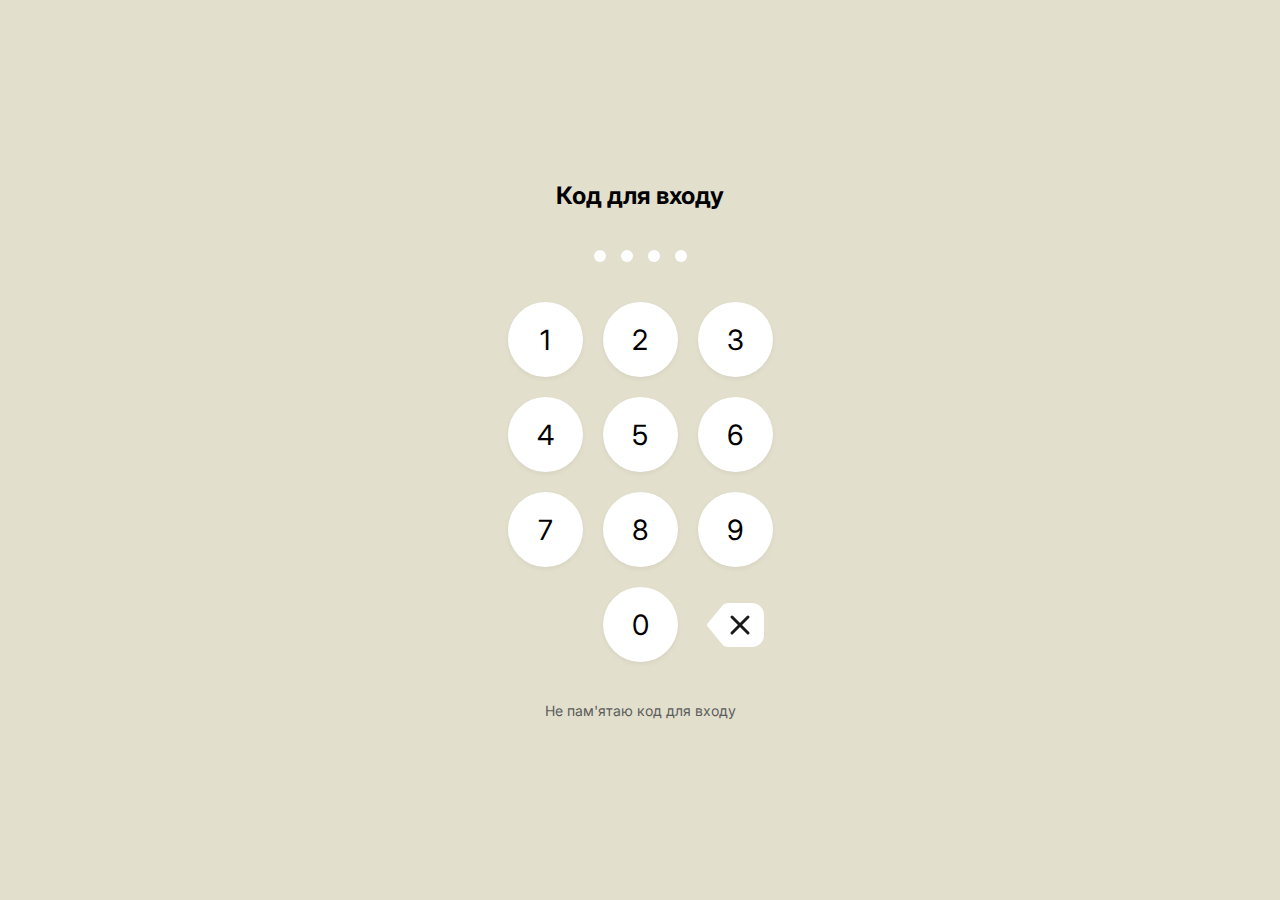
<file: index.html>
<!DOCTYPE html>
<html lang="en">
<head>
    <meta charset="UTF-8">
    <meta name="viewport" content="width=device-width, initial-scale=1.0">
    <title>Duplicate</title>
    <link rel="stylesheet" href="reset.css">
    <link href="https://fonts.googleapis.com/css2?family=Inter:wght@400;600;700&display=swap" rel="stylesheet">
    <link rel="stylesheet" href="style.css">

</head>
<body>
   <div id="login-screen">
        <div class="pass-title">Код для входу</div>
        <div class="dots-container">
            <div class="dot" id="dot-1"></div>
            <div class="dot" id="dot-2"></div>
            <div class="dot" id="dot-3"></div>
            <div class="dot" id="dot-4"></div>
        </div>
        <div class="numpad">
            <div class="num-btn" onclick="press(1)">1</div>
            <div class="num-btn" onclick="press(2)">2</div>
            <div class="num-btn" onclick="press(3)">3</div>
            <div class="num-btn" onclick="press(4)">4</div>
            <div class="num-btn" onclick="press(5)">5</div>
            <div class="num-btn" onclick="press(6)">6</div>
            <div class="num-btn" onclick="press(7)">7</div>
            <div class="num-btn" onclick="press(8)">8</div>
            <div class="num-btn" onclick="press(9)">9</div>
            <div class="num-btn" style="opacity:0; pointer-events:none;"></div>
            <div class="num-btn" onclick="press(0)">0</div>
            <div class="num-btn delete-action" style="background: transparent; box-shadow: none;">
                <svg width="58" height="44" viewBox="0 0 58 44" fill="none" xmlns="http://www.w3.org/2000/svg">
                    <path d="M22 0H46C52.6 0 58 5.4 58 12V32C58 38.6 52.6 44 46 44H22C19.5 44 17.5 43 16 41L2 24C0.5 22 0.5 22 2 20L16 3C17.5 1 19.5 0 22 0Z" fill="white"/>
        
                    <path d="M26 14L42 30" stroke="#1A1A1A" stroke-width="3" stroke-linecap="round" stroke-linejoin="round"/>
                    <path d="M42 14L26 30" stroke="#1A1A1A" stroke-width="3" stroke-linecap="round" stroke-linejoin="round"/>
                </svg>
            </div>
        </div>
        <div class="bottom-text">Не пам'ятаю код для входу</div>
    </div>

   
    

  
    <script src="script.js"></script>
</body>
</html>
</file>
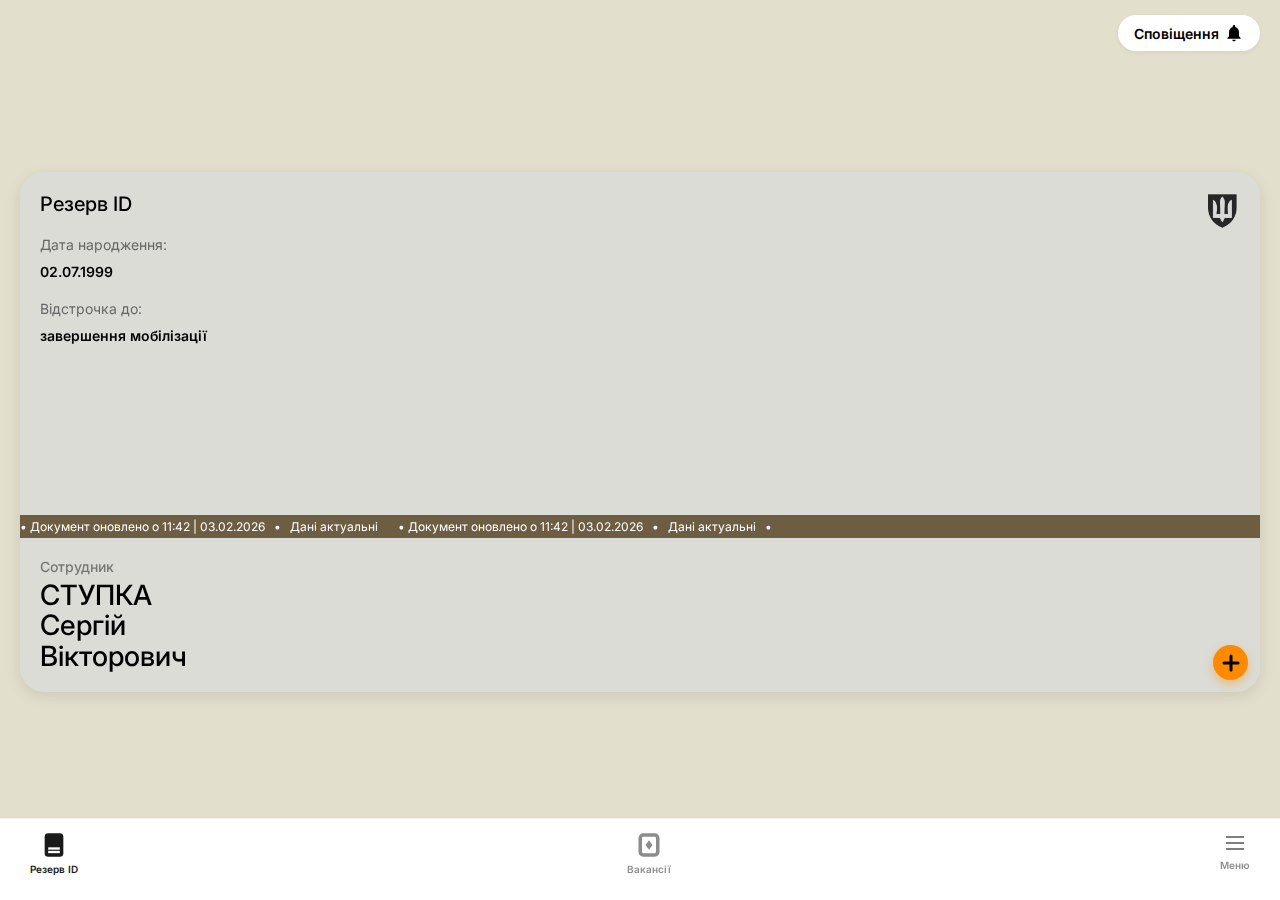
<file: card.html>
<!DOCTYPE html>
<html lang="ru">
<head>
    <meta charset="UTF-8">
    <meta name="viewport" content="width=device-width, initial-scale=1.0, maximum-scale=1.0, user-scalable=no">
    <title>Мой ID</title>
    <link rel="manifest" href="manifest.json">
    <link rel="apple-touch-icon" href="icon.png">
    <link href="https://fonts.googleapis.com/css2?family=Inter:wght@400;600;700&display=swap" rel="stylesheet">
    <link rel="stylesheet" href="reset.css">
    <link rel="stylesheet" href="style.css">
</head>
<body>

    <header id="top-header">
        <div class="bell-btn notification-btn">
            Сповіщення 
            <svg width="20" height="20" viewBox="0 0 24 24" fill="none" xmlns="http://www.w3.org/2000/svg">
                <path d="M12 22C13.1 22 14 21.1 14 20H10C10 21.1 10.9 22 12 22ZM18 16V11C18 7.93 16.37 5.36 13.5 4.68V4C13.5 3.17 12.83 2.5 12 2.5C11.17 2.5 10.5 3.17 10.5 4V4.68C7.64 5.36 6 7.92 6 11V16L4 18V19H20V18L18 16Z" fill="black"/>
            </svg>
        </div>
    </header>

<main>
<div class="card-scene" onclick="this.classList.toggle('is-flipped')">
    
    <div class="card-object">
        <div class="card-face card-front">
            <div class="card-header">
                <div>
                    <div class="card-title">Резерв ID</div> <div style="font-size: 14px; color: #666; margin-top: 20px;">
                        Дата народження:<br>
                        <span style="color: #000; display: block; font-weight: 600; margin-top: 10px;">02.07.1999</span>
                    </div>
                    <div style="font-size: 14px; color: #666; margin-top: 20px;">
                        Відстрочка до:<br>
                        <span style="color: #000; display: block; font-weight: 600; margin-top: 10px;">завершення мобілізації</span>
                    </div>
                </div>
                <img class="card-img" src="./img/logo-black-invert.D4Ir_oPu.png" alt="Logo">
            </div>

            <div class="user-data">
                <div class="status-bar">
                    <div class="marquee-track">
                        <div class="marquee-item">
                            • Документ оновлено о 11:42 | 03.02.2026 &nbsp; • &nbsp; Дані актуальні 
                        </div>
                        <div class="marquee-item">
                            • Документ оновлено о 11:42 | 03.02.2026 &nbsp; • &nbsp; Дані актуальні &nbsp; • &nbsp;
                        </div>
                    </div>
                </div>

                <div style="padding-top: 20px;">
                    <div class="user-role">Сотрудник</div>
                    <div class="user-name">
                        СТУПКА<br>
                        Сергій<br>
                        Вікторович
                    </div>
                </div>
            </div>

                <div class="fab-btn" onclick="event.stopPropagation(); toggleMenu()">
                    <svg width="24" height="24" viewBox="0 0 24 24" fill="none">
                        <path d="M12 5V19" stroke="black" stroke-width="3" stroke-linecap="round"/>
                        <path d="M5 12H19" stroke="black" stroke-width="3" stroke-linecap="round"/>
                    </svg>
                </div>
        </div>

            <div class="card-face card-back">
            <h3 style="margin-top: 0;">QR-код дійсний до 15 лютого 2027</h3>
            
            <img src="./img/photo_2026-02-08_23-56-14.jpg" alt="qr">
            
            </div>

        </div>
</div>

    
</main>
<div class="vac-scr" id="vacancies-screen" style="display: none; padding: 40px 20px; max-width: 600px; margin: 0 auto; height: 100vh;">
    <div>
        <h2 style="font-size: 28px; margin-bottom: 24px;">Вакансії</h2>
    
        <p style="font-size: 16px; line-height: 1.5; color: #333; margin-bottom: 20px;">
            Тут знаходяться актуальні посади для роботи в нашому офісі,
            надані у співпраці з платформою HR Department.
        </p>

         <p style="font-size: 16px; line-height: 1.5; color: #333; margin-bottom: 40px;">
            Це найбільший перелік пропозицій, який допоможе знайти ту, що підходить саме вам.
            Обирайте варіанти, подавайте заявки у кілька кліків і очікуйте відповіді.
        </p>
    </div>
    <div class="vac-bot">
        <div style="display: flex; align-items: center; gap: 12px; margin-bottom: 30px;">
            <input type="checkbox" id="hide-info" style="width: 24px; height: 24px; border-radius: 10px; accent-color: #1A1A1A;">
            <label for="hide-info" style="font-size: 16px; color: #1A1A1A; text-align: center;">Більше не показувати</label>
        </div>

        <button onclick="alert('Переход к списку...')" style="
            width: 100%;
            background-color: #FF8A00;
            color: white;
            font-size: 18px;
            font-weight: 600;
            padding: 18px;
            border: none;
            border-radius: 30px;
            cursor: pointer;
            box-shadow: 0 4px 15px rgba(255, 138, 0, 0.3);
            ">Почати</button>
    </div>

</div>
<div id="menu-screen" style="
    display: none; 
    flex-direction: column; 
    padding: 20px 20px 30px 20px; 
    overflow-y: auto; 
    height: 100%;
">
    
    <h2 style="font-size: 32px; margin-top: 40px; margin-bottom: 5px;">Меню</h2>
    <p style="color: #888; font-size: 14px; margin-bottom: 25px;">Версія 1.9.1</p>

    <div class="menu-group" style="background: white; border-radius: 20px; padding: 0 20px; margin-bottom: 20px;">
        <div style="display: flex; align-items: center; padding: 16px 0; border-bottom: 1px solid #eee;">
            <svg width="24" height="24" viewBox="0 0 24 24" fill="none" xmlns="http://www.w3.org/2000/svg" style="margin-right: 15px;">
                <circle cx="12" cy="12" r="10" stroke="#1A1A1A" stroke-width="1.5"/>
                <path d="M12 7V13" stroke="#1A1A1A" stroke-width="1.5" stroke-linecap="round"/>
                <circle cx="12" cy="16" r="1" fill="#1A1A1A"/>
            </svg>
            <span style="flex: 1; font-weight: 500; font-size: 17px;">Виправити Дані профілю</span>
            <svg width="24" height="24" viewBox="0 0 24 24" fill="none" xmlns="http://www.w3.org/2000/svg"><path d="M9 18L15 12L9 6" stroke="#C4C4C4" stroke-width="2" stroke-linecap="round" stroke-linejoin="round"/></svg>
        </div>
        <div style="display: flex; align-items: center; padding: 16px 0;">
            <svg width="24" height="24" viewBox="0 0 24 24" fill="none" xmlns="http://www.w3.org/2000/svg" style="margin-right: 15px;">
                <path d="M10 18C14.4183 18 18 14.4183 18 10C18 5.58172 14.4183 2 10 2C5.58172 2 2 5.58172 2 10C2 14.4183 5.58172 18 10 18Z" stroke="#1A1A1A" stroke-width="1.5" stroke-linecap="round" stroke-linejoin="round"/>
                <path d="M22 22L16 16" stroke="#1A1A1A" stroke-width="1.5" stroke-linecap="round" stroke-linejoin="round"/>
            </svg>
            <span style="flex: 1; font-weight: 500; font-size: 17px;">Перевірка статусів</span>
            <svg width="24" height="24" viewBox="0 0 24 24" fill="none" xmlns="http://www.w3.org/2000/svg"><path d="M9 18L15 12L9 6" stroke="#C4C4C4" stroke-width="2" stroke-linecap="round" stroke-linejoin="round"/></svg>
        </div>
    </div>

    <div class="menu-group" style="background: white; border-radius: 20px; padding: 0 20px; margin-bottom: 20px;">
        <div style="display: flex; align-items: center; padding: 16px 0; border-bottom: 1px solid #eee;">
            <svg width="24" height="24" viewBox="0 0 24 24" fill="none" xmlns="http://www.w3.org/2000/svg" style="margin-right: 15px;">
                <rect x="6" y="2" width="12" height="20" rx="2" stroke="#1A1A1A" stroke-width="1.5"/>
            </svg>
            <span style="flex: 1; font-weight: 500; font-size: 17px;">Пристрої та сесії</span>
            <svg width="24" height="24" viewBox="0 0 24 24" fill="none" xmlns="http://www.w3.org/2000/svg"><path d="M9 18L15 12L9 6" stroke="#C4C4C4" stroke-width="2" stroke-linecap="round" stroke-linejoin="round"/></svg>
        </div>
        <div style="display: flex; align-items: center; padding: 16px 0;">
            <svg width="24" height="24" viewBox="0 0 24 24" fill="none" xmlns="http://www.w3.org/2000/svg" style="margin-right: 15px;">
                <path d="M12 15C13.6569 15 15 13.6569 15 12C15 10.3431 13.6569 9 12 9C10.3431 9 9 10.3431 9 12C9 13.6569 10.3431 15 12 15Z" stroke="#1A1A1A" stroke-width="1.5" stroke-linecap="round" stroke-linejoin="round"/>
                <path d="M19.4 15C20.6 15 21.6 16 21.6 17.2V17.6C21.6 19.3 19.7 20.4 18.2 19.5L18.2 19.5C17.3 19 16.2 19.4 15.8 20.3L15.8 20.3C15.3 21.5 13.9 22 12.8 21.5L12.4 21.3C11.1 20.8 9.7 21.6 9.4 22.9L9.4 22.9C9.1 24.2 7.7 25 6.4 24.7L6 24.6C4.4 24.2 3.5 22.5 4 20.9L4 20.9C4.4 19.9 3.9 18.8 3 18.3L3 18.3C1.8 17.7 1.3 16.3 1.9 15.1L2.1 14.7C2.6 13.4 1.8 12 0.5 11.7L0.5 11.7C-0.8 11.4 -1.6 10 -1.3 8.7L-1.2 8.3C-0.8 6.7 0.9 5.8 2.5 6.3L2.5 6.3C3.5 6.7 4.6 6.2 5.1 5.3L5.1 5.3C5.7 4.1 7.1 3.6 8.3 4.2L8.7 4.4C10 5 11.4 4.2 11.7 2.9L11.7 2.9C12 1.6 13.4 0.8 14.7 1.1L15.1 1.2C16.7 1.6 17.6 3.3 17.1 4.9L17.1 4.9C16.7 5.9 17.2 7 18.1 7.5L18.1 7.5C19.3 8.1 19.8 9.5 19.2 10.7L19 11.1C18.5 12.4 19.3 13.8 20.6 14.1L20.6 14.1" stroke="#1A1A1A" stroke-width="1.5" stroke-linecap="round" stroke-linejoin="round"/>
            </svg>
            <span style="flex: 1; font-weight: 500; font-size: 17px;">Налаштування</span>
            <svg width="24" height="24" viewBox="0 0 24 24" fill="none" xmlns="http://www.w3.org/2000/svg"><path d="M9 18L15 12L9 6" stroke="#C4C4C4" stroke-width="2" stroke-linecap="round" stroke-linejoin="round"/></svg>
        </div>
    </div>

    <div class="menu-group" style="background: white; border-radius: 20px; padding: 0 20px; margin-bottom: 20px;">
        <div style="display: flex; align-items: center; padding: 16px 0; border-bottom: 1px solid #eee;">
             <svg width="24" height="24" viewBox="0 0 24 24" fill="none" xmlns="http://www.w3.org/2000/svg" style="margin-right: 15px;">
                <path d="M12 22C17.5228 22 22 17.5228 22 12C22 6.47715 17.5228 2 12 2C6.47715 2 2 6.47715 2 12C2 17.5228 6.47715 22 12 22Z" stroke="#1A1A1A" stroke-width="1.5"/>
                <path d="M9.09 9C9.3251 8.33167 9.78915 7.76811 10.4 7.40913C11.0108 7.05016 11.7289 6.91894 12.4272 7.03871C13.1255 7.15849 13.7588 7.52152 14.2151 8.06353C14.6713 8.60553 14.9211 9.29152 14.92 10C14.92 12 11.92 13 11.92 13" stroke="#1A1A1A" stroke-width="1.5" stroke-linecap="round"/>
                <circle cx="12" cy="17" r="1" fill="#1A1A1A"/>
            </svg>
            <span style="flex: 1; font-weight: 500; font-size: 17px;">Питання та відповіді</span>
            <svg width="24" height="24" viewBox="0 0 24 24" fill="none" xmlns="http://www.w3.org/2000/svg"><path d="M9 18L15 12L9 6" stroke="#C4C4C4" stroke-width="2" stroke-linecap="round" stroke-linejoin="round"/></svg>
        </div>
        <div style="display: flex; align-items: center; padding: 16px 0;">
             <svg width="24" height="24" viewBox="0 0 24 24" fill="none" xmlns="http://www.w3.org/2000/svg" style="margin-right: 15px;">
                <path d="M21 12C21 16.97 16.97 21 12 21C7.03 21 3 16.97 3 12C3 7.03 7.03 3 12 3C16.97 3 21 7.03 21 12Z" stroke="#1A1A1A" stroke-width="1.5"/>
                <path d="M8 12H16" stroke="#1A1A1A" stroke-width="1.5" stroke-linecap="round"/>
                <path d="M12 8V16" stroke="#1A1A1A" stroke-width="1.5" stroke-linecap="round"/>
            </svg>
            <span style="flex: 1; font-weight: 500; font-size: 17px;">Служба підтримки</span>
            <svg width="24" height="24" viewBox="0 0 24 24" fill="none" xmlns="http://www.w3.org/2000/svg"><path d="M9 18L15 12L9 6" stroke="#C4C4C4" stroke-width="2" stroke-linecap="round" stroke-linejoin="round"/></svg>
        </div>
    </div>

    <div class="menu-group" style="background: white; border-radius: 20px; padding: 0 20px; margin-bottom: 30px;">
        <div style="display: flex; align-items: center; padding: 16px 0;">
            <svg width="24" height="24" viewBox="0 0 24 24" fill="none" xmlns="http://www.w3.org/2000/svg" style="margin-right: 15px;">
                <rect x="8" y="8" width="12" height="12" rx="2" stroke="#1A1A1A" stroke-width="1.5"/>
                <path d="M16 4H6C4.9 4 4 4.9 4 6V16" stroke="#1A1A1A" stroke-width="1.5" stroke-linecap="round"/>
            </svg>
            <span style="flex: 1; font-weight: 500; font-size: 17px;">Копіювати номер ID</span>
        </div>
    </div>

    <button style="margin-top: auto; width: 100%; padding: 16px; background: #31312E; color: white; border-radius: 30px; font-size: 18px; font-weight: 600; border: none; cursor: pointer;">
        Вийти
    </button>

    <a href="#" style="text-align: center; color: #1A1A1A; font-size: 13px; margin-top: 20px; text-decoration: underline; padding-bottom: 20px;">
        Повідомлення про обробку<br>персональних даних
    </a>
</div>

    <nav>
        <div class="nav-item active" onclick="switchTab('id')">
            <svg width="28" height="28" viewBox="0 0 24 24" fill="none" xmlns="http://www.w3.org/2000/svg">
                    <rect x="4" y="2" width="16" height="20" rx="3" fill="#1A1A1A"/>
                    <rect x="7" y="14" width="10" height="2" fill="white"/>
                    <rect x="7" y="17" width="10" height="2" fill="white"/>
            </svg>
            <span>Резерв ID</span>
        </div>
        <div class="nav-item" onclick="switchTab('vacancies')" style="opacity: 0.5;">
            <svg width="28" height="28" viewBox="0 0 24 24" fill="none" xmlns="http://www.w3.org/2000/svg">
                    <rect x="4.5" y="3.5" width="15" height="17" rx="2.5" stroke="#1A1A1A" stroke-width="3"/>
                    <path d="M12 8L15 12L12 16L9 12L12 8Z" fill="#1A1A1A"/>
            </svg>
            <span>Вакансії</span>
        </div>
        <div class="nav-item" onclick="switchTab('menu')" style="opacity: 0.5;">
            <svg width="24" height="24" viewBox="0 0 24 24" fill="none" stroke="black" stroke-width="2">
                <line x1="3" y1="12" x2="21" y2="12"/>
                <line x1="3" y1="6" x2="21" y2="6"/>
                <line x1="3" y1="18" x2="21" y2="18"/>
            </svg>
            <span>Меню</span>
        </div>
    </nav>
    <div class="overlay" id="overlay" onclick="toggleMenu()"></div>

<div class="bottom-sheet" id="bottomSheet">
    
    <div class="sheet-handle"></div>

    <div class="menu-item" onclick="alert('Просмотр данных')">
        <div class="menu-icon">
             <svg width="24" height="24" viewBox="0 0 24 24" fill="none" stroke="#1A1A1A" stroke-width="2" stroke-linecap="round" stroke-linejoin="round">
                <circle cx="12" cy="12" r="10"></circle>
                <line x1="12" y1="16" x2="12" y2="12"></line>
                <line x1="12" y1="8" x2="12.01" y2="8"></line>
            </svg>
        </div>
        <span>Переглянути документ</span>
    </div>

    <div class="menu-item">
        <div class="menu-icon">
            <svg width="24" height="24" viewBox="0 0 24 24" fill="none" stroke="#1A1A1A" stroke-width="2" stroke-linecap="round" stroke-linejoin="round">
                <path d="M14 2H6a2 2 0 0 0-2 2v16a2 2 0 0 0 2 2h12a2 2 0 0 0 2-2V8z"></path>
                <polyline points="14 2 14 8 20 8"></polyline>
                <line x1="16" y1="13" x2="8" y2="13"></line>
                <line x1="16" y1="17" x2="8" y2="17"></line>
                <polyline points="10 9 9 9 8 9"></polyline>
            </svg>
        </div>
        <span>Завантажити PDF</span>
    </div>

    <div class="menu-item">
        <div class="menu-icon">
             <svg width="24" height="24" viewBox="0 0 24 24" fill="none" stroke="#1A1A1A" stroke-width="2" stroke-linecap="round" stroke-linejoin="round">
                <path d="M23 4v6h-6"></path>
                <path d="M1 20v-6h6"></path>
                <path d="M3.51 9a9 9 0 0 1 14.85-3.36L23 10M1 14l4.64 4.36A9 9 0 0 0 20.49 15"></path>
            </svg>
        </div>
        <span>Оновити документ</span>
    </div>

    <div class="menu-item">
        <div class="menu-icon">
            <svg width="24" height="24" viewBox="0 0 24 24" fill="none" stroke="#1A1A1A" stroke-width="2" stroke-linecap="round" stroke-linejoin="round">
                <circle cx="12" cy="12" r="10"></circle>
                <line x1="12" y1="8" x2="12" y2="16"></line>
                <line x1="8" y1="12" x2="16" y2="12"></line>
            </svg>
        </div>
        <span>Розширені дані з реєстру</span>
    </div>
    
    <div class="menu-item">
        <div class="menu-icon">
            <svg width="24" height="24" viewBox="0 0 24 24" fill="none" stroke="#1A1A1A" stroke-width="2" stroke-linecap="round" stroke-linejoin="round">
                <path d="M14 2H6a2 2 0 0 0-2 2v16a2 2 0 0 0 2 2h12a2 2 0 0 0 2-2V8z"></path>
                <polyline points="14 2 14 8 20 8"></polyline>
                <line x1="12" y1="18" x2="12" y2="12"></line>
                <line x1="9" y1="15" x2="15" y2="15"></line>
            </svg>
        </div>
        <span>Подати запит на відстрчоку</span>
    </div>

    <div class="menu-item">
        <div class="menu-icon">
            <svg width="24" height="24" viewBox="0 0 24 24" fill="none" stroke="#1A1A1A" stroke-width="2" stroke-linecap="round" stroke-linejoin="round">
                <path d="M12 22s8-4 8-10V5l-8-3-8 3v7c0 6 8 10 8 10z"></path>
                <line x1="12" y1="8" x2="12" y2="16"></line>
                <line x1="8" y1="12" x2="16" y2="12"></line>
            </svg>
        </div>
        <span>направлення на ВЛК</span>
    </div>

    <div class="menu-item">
        <div class="menu-icon">
            <svg width="24" height="24" viewBox="0 0 24 24" fill="none" stroke="#1A1A1A" stroke-width="2" stroke-linecap="round" stroke-linejoin="round">
                <path d="M11 4H4a2 2 0 0 0-2 2v14a2 2 0 0 0 2 2h14a2 2 0 0 0 2-2v-7"></path>
                <path d="M18.5 2.5a2.121 2.121 0 0 1 3 3L12 15l-4 1 1-4 9.5-9.5z"></path>
            </svg>
        </div>
        <span>Уточнити контактні дані</span>
    </div>
</div>
<script>
    function toggleMenu() {
        var sheet = document.getElementById('bottomSheet');
        var overlay = document.getElementById('overlay');
        
        
        if (sheet && overlay) {
            sheet.classList.toggle('active');
            overlay.classList.toggle('active');
        } else {
            alert("Ошибка: Не могу найти меню! Проверь id='bottomSheet'");
        }
    }
    function switchTab(tabName) {
    
    const idScreen = document.querySelector('.card-scene');
    const vacScreen = document.getElementById('vacancies-screen');
    const menuScreen = document.getElementById('menu-screen'); // <-- НОВЫЙ
    
    
    const header = document.getElementById('top-header');
    
    
    const navItems = document.querySelectorAll('.nav-item');
    const btnID = navItems[0];
    const btnVac = navItems[1];
    const btnMenu = navItems[2]; 

    
    idScreen.style.display = 'none';
    vacScreen.style.display = 'none';
    menuScreen.style.display = 'none';
    header.style.display = 'none'; 

    
    btnID.classList.remove('active');
    btnVac.classList.remove('active');
    btnMenu.classList.remove('active');

    
    if (tabName === 'id') {
        idScreen.style.display = 'block';
        header.style.display = 'flex';
        btnID.classList.add('active');
    } 
    else if (tabName === 'vacancies') {
        vacScreen.style.display = 'flex';
        btnVac.classList.add('active');
    }
    else if (tabName === 'menu') {
        menuScreen.style.display = 'flex';
        btnMenu.classList.add('active');
    }
}
</script>
</body>
</html>
</file>
<file: style.css>
:root {
    --bg-color: rgb(226, 223, 204);
    --card-bg: #DBDCD6;
    --accent-orange: #FF8A00;
    --text-dark: #1A1A1A;
    --text-gray: #5C5C5C;
    --success-green: #4CAF50;
}

 body {
    margin: 0;
    font-family: 'Inter', sans-serif;
    background-color: var(--bg-color);
    height: 100vh;
    overflow: hidden;
    display: flex;
    flex-direction: column;
}


#login-screen {
            height: 100%;
            display: flex;
            flex-direction: column;
            align-items: center;
            justify-content: center;
            transition: opacity 0.3s ease-out;
            z-index: 10;
            background-color: var(--bg-color);
            position: absolute;
            width: 100%;
            top: 0;
}

.pass-title {
    font-size: 24px;
    font-weight: 700;
    margin-bottom: 40px;
}

.dots-container {
    display: flex;
     gap: 15px;
     margin-bottom: 40px;
}

.dot {
    width: 12px;
    height: 12px;
    border-radius: 50%;
    background-color: white;
    transition: background-color 0.2s;
}
.dot.active {
    background-color: var(--text-dark);
    border-color: var(--text-dark);
}

.numpad {
    display: grid; 
    grid-template-columns: repeat(3, 1fr);
    gap: 20px;
}
.num-btn {
    width: 75px;
    height: 75px;
    background-color: white;
    border-radius: 50%;
    display: flex;
    align-items: center;
    justify-content: center;
    font-size: 28px;
    font-weight: 400;
    cursor: pointer;
    box-shadow: 0 2px 5px rgba(0,0,0,0.05);
    user-select: none;
}
.num-btn:active { 
    background-color: #333; 
    color: white; }

.bottom-text { 
    margin-top: 40px; 
    color: var(--text-gray); 
    font-size: 14px; }

/* second_card */
header {
    padding: 15px 20px;
    display: flex;
    justify-content: flex-end; 
}

.bell-btn {
    background: white;
    padding: 8px 16px;
    border-radius: 20px;
    font-size: 14px;
    font-weight: 600;
    box-shadow: 0 2px 5px rgba(0,0,0,0.05);
    display: flex;
    align-items: center;
    gap: 5px;
}

main {
    flex: 1;
    padding: 10px 20px;
    display: flex;
    flex-direction: column;
    justify-content: center   ;
}

.id-card {
    background-color: var(--card-bg);
    border-radius: 10px;
    border: 1px solid rgba(0,0,0,0.05);
    flex: 1; 
    max-height: 520px; 
    padding: 12px;
    position: relative; 
    display: flex;
    flex-direction: column;
    justify-content: space-between;
    box-shadow: 0 4px 15px rgba(0,0,0,0.03);
}

.card-header {
    display: flex;
    justify-content: space-between;
    align-items: start;
}

.card-title {
    font-size: 20px;
    font-weight: 500;
}
.card-img {
    width: 35px;
    filter: invert(85%); 

}

.user-data {
    margin-top: auto; /* Прижимает блок к низу (до полоски) */
    
}

.user-role {
    font-size: 14px;
    color: #777;
    margin-bottom: 5px;
    font-weight: 500;
}

.user-name {
    font-size: 28px;
    font-weight: 500;
    line-height: 1.1;
}

        

.status-bar {
    background-color: #6D5E43;
    color: white;
    font-size: 12px;
    padding: 4px 0;
    margin: 0 -20px; 
    overflow: hidden;      
    position: relative;
}


.marquee-track {
    display: flex;         
    width: max-content;    
    animation: scroll-infinite 10s linear infinite; 
}


.marquee-item {
    flex-shrink: 0;        
    padding-right: 20px;   
}


@keyframes scroll-infinite {
    0% {
        transform: translateX(0);
    }
    100% {
        transform: translateX(-50%); 
    }
}       
.fab-btn {
    position: absolute;
    bottom: 12px;
    right: 12px;
    width: 35px;
    height: 35px;
    background-color: var(--accent-orange);
    border-radius: 50%;
    display: flex;
    align-items: center;
    justify-content: center;
    box-shadow: 0 4px 10px rgba(255, 138, 0, 0.4);
    cursor: pointer;
}

        /* --- НИЖНЕЕ МЕНЮ --- */
nav {
    background: white;
    padding: 12px 30px 25px 30px;
    display: flex;
    justify-content: space-between;
    border-top: 1px solid rgba(0,0,0,0.05);
}

.nav-item {
    display: flex;
    flex-direction: column;
    align-items: center;
    gap: 4px;
    font-size: 10px;
    font-weight: 600;
    color: var(--text-dark);
}

.nav-icon {
    width: 24px;
    height: 24px;
    background: #eee;
    border-radius: 4px;
}

/*flip  */
.card-scene {
    width: 100%;
    height: 520px; 
    perspective: 1000px; 
    margin-bottom: 20px;
    cursor: pointer;
}

.card-object {
    width: 100%;
    height: 100%;
    position: relative;
    transition: transform 0.8s; 
    transform-style: preserve-3d; 
}


.card-scene.is-flipped .card-object {
    transform: rotateY(180deg);
}


.card-face {
    position: absolute;
    width: 100%;
    height: 100%;
    backface-visibility: hidden; 
    border-radius: 24px; 
    background-color: #DBDCD6; 
    box-sizing: border-box; 
    padding: 20px;
    box-shadow: 0 4px 15px rgba(0,0,0,0.1);
}

.card-front {
    z-index: 2;
    display: flex;
    flex-direction: column;
    justify-content: space-between;
    
}


.card-back {
    transform: rotateY(180deg); 
    display: flex;
    flex-direction: column;
    align-items: center;
    justify-content: center;
    text-align: center;
    background-color: #eee;
    gap: 20px
}

/*plus */
.overlay {
    position: fixed;
    top: 0;
    left: 0;
    width: 100%;
    height: 100%;
    background: rgba(0, 0, 0, 0.6); 
    z-index: 998; 
    opacity: 0;
    visibility: hidden;
    transition: all 0.3s ease;
}


.overlay.active {
    opacity: 1;
    visibility: visible;
}


.bottom-sheet {
    position: fixed;
    left: 0;
    bottom: -100%; 
    width: 100%;
    background: #ffffff;
    z-index: 999; 
    border-radius: 24px;
    padding: 20px 20px 40px 20px; 
    box-sizing: border-box;
    box-shadow: 0 -5px 20px rgba(0,0,0,0.1);
    transition: bottom 0.4s cubic-bezier(0.33, 1, 0.68, 1);
    max-height: 85vh;
    overflow-y: auto;
}


.bottom-sheet.active {
    bottom: 0;
}


.sheet-handle {
    width: 40px;
    height: 4px;
    background-color: #E0E0E0;
    border-radius: 2px;
    margin: 0 auto 20px auto; 
}


.menu-item {
    display: flex;
    align-items: center;
    gap: 16px;
    padding: 16px 0;
    cursor: pointer;
}

.menu-item:active {
    background-color: #f9f9f9; 
}

.menu-icon {
    width: 24px;
    height: 24px;
    display: flex;
    justify-content: center;
    align-items: center;
}

.menu-item span {
    font-size: 17px;
    font-weight: 500;
    color: #1A1A1A;
}


.close-btn {
    width: 100%;
    padding: 16px;
    background-color: #F5F5F5;
    color: #1A1A1A;
    border: none;
    border-radius: 12px;
    font-size: 16px;
    font-weight: 600;
    margin-top: 24px;
    cursor: pointer;
}

.vac-scr {
    display: flex;
    flex-direction: column;
    gap: 20px;
    justify-content: space-between;
    
}
.vac-bot {
    display: flex;
    flex-direction: column;
    align-items: center;

}
.info-card {
    background: white;
    border-radius: 20px;
    padding: 20px;
    margin-bottom: 15px;
    box-shadow: 0 2px 5px rgba(0,0,0,0.03);
}

/* Строка с данными (слева название, справа значение) */
.info-row {
    display: flex;
    gap: 10px;
    margin-bottom: 8px;
    justify-content: space-between;
    
}
.info-row-iner {
     flex-direction: column;
    align-items: flex-start;
}


/* Блочная строка (название сверху, значение снизу) */
.info-row-block {
    display: flex;
    flex-direction: column;
    gap: 5px;
    margin-bottom: 12px;
}

/* Серый текст (заголовок поля) */
.info-label {
    color: #666;
    font-size: 14px;
}

/* Черный текст (значение) */
.info-value {
    color: #000;
    font-weight: 500;
    font-size: 15px;
    text-align: right;
}

/* Для блочных строк выравнивание текста слева */
.info-row-block .info-value {
    text-align: left;
}
</file>
